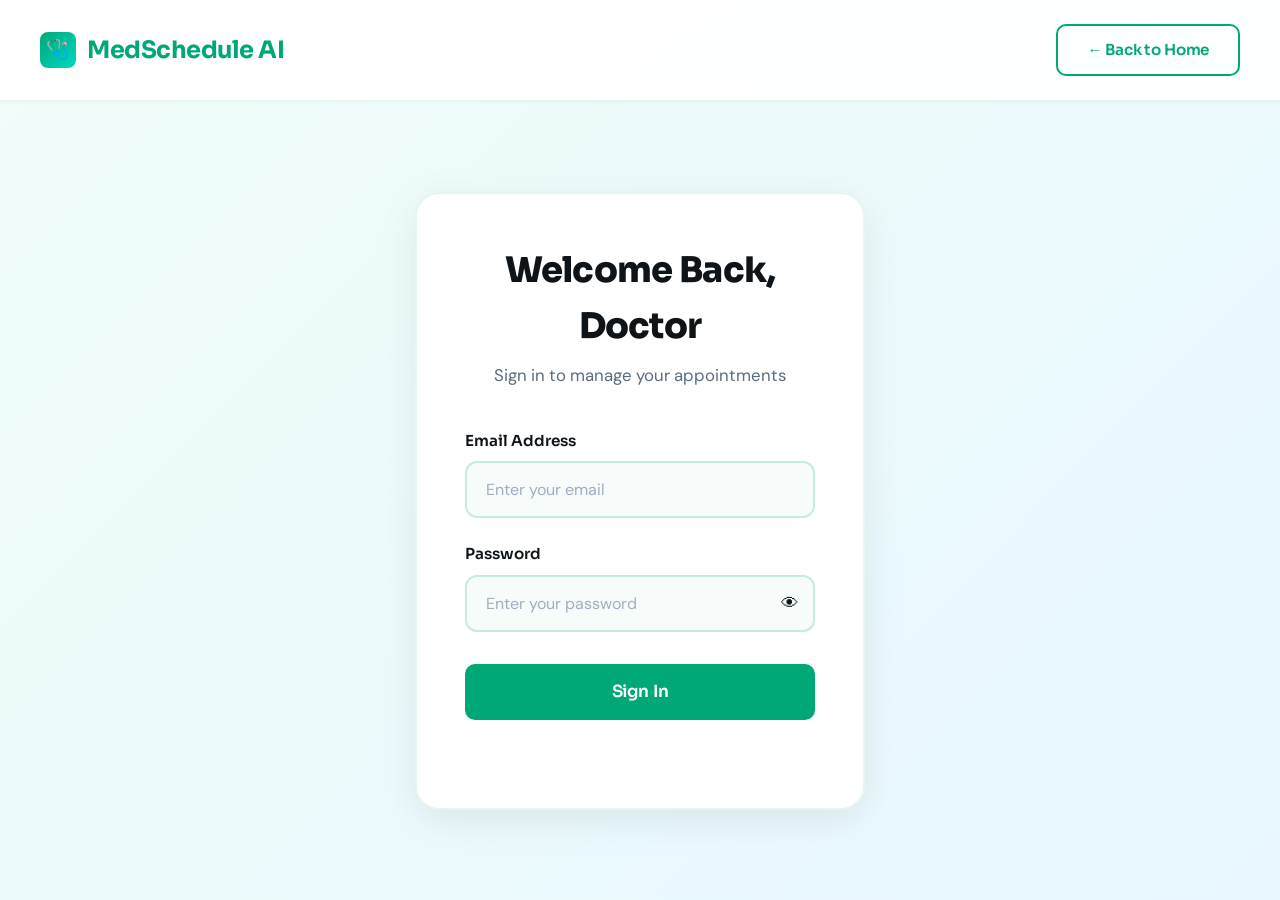
<file: projects/batch-2022-2026/160922748001- AI DRIVEN SMART DENTAL MANAGEMENT SYSTEM/static/doc_login.html>
<!DOCTYPE html>
<html lang="en">
<head>
  <meta charset="UTF-8">
  <meta name="viewport" content="width=device-width, initial-scale=1.0">
  <title>Doctor Login - MedSchedule AI</title>
  <link rel="preconnect" href="https://fonts.googleapis.com">
  <link rel="preconnect" href="https://fonts.gstatic.com" crossorigin>
  <link href="https://fonts.googleapis.com/css2?family=Sora:wght@400;500;600;700;800&family=DM+Sans:wght@400;500;600&display=swap" rel="stylesheet">
  <style>
    * { margin: 0; padding: 0; box-sizing: border-box; }
    :root {
      --primary: #00A878;
      --primary-dark: #008C65;
      --primary-light: #00C897;
      --text-dark: #0F1419;
      --text-gray: #5A6C7D;
      --bg-light: #F7FBFA;
      --gradient-1: linear-gradient(135deg, #00A878 0%, #00D9C0 100%);
      --gradient-2: linear-gradient(135deg, #F0FDF9 0%, #E8F7FF 100%);
    }
    body {
      font-family: 'DM Sans', -apple-system, sans-serif;
      color: var(--text-dark);
      line-height: 1.6;
      background: var(--gradient-2);
      min-height: 100vh;
      display: flex;
      flex-direction: column;
    }
    nav {
      background: rgba(255, 255, 255, 0.95);
      backdrop-filter: blur(10px);
      padding: 1.5rem 2rem;
      box-shadow: 0 1px 3px rgba(0, 0, 0, 0.05);
      border-bottom: 1px solid rgba(0, 168, 120, 0.1);
    }
    .nav-container {
      max-width: 1200px;
      margin: 0 auto;
      display: flex;
      justify-content: space-between;
      align-items: center;
    }
    .logo {
      font-size: 1.5rem;
      font-weight: 700;
      font-family: 'Sora', sans-serif;
      color: var(--primary);
      display: flex;
      align-items: center;
      gap: 0.7rem;
      letter-spacing: -0.02em;
      text-decoration: none;
    }
    .logo-icon {
      width: 36px;
      height: 36px;
      background: var(--gradient-1);
      border-radius: 8px;
      display: flex;
      align-items: center;
      justify-content: center;
      font-size: 1.2rem;
    }
    .btn {
      background: var(--primary);
      color: white;
      padding: 0.75rem 1.8rem;
      border-radius: 10px;
      text-decoration: none;
      font-weight: 600;
      transition: all 0.3s;
      border: none;
      cursor: pointer;
      font-family: 'Sora', sans-serif;
      letter-spacing: -0.01em;
      font-size: 0.95rem;
      display: inline-block;
    }
    .btn:hover {
      background: var(--primary-dark);
      transform: translateY(-2px);
      box-shadow: 0 8px 20px rgba(0, 168, 120, 0.25);
    }
    .btn-secondary {
      background: transparent;
      color: var(--primary);
      border: 2px solid var(--primary);
    }
    .btn-secondary:hover {
      background: var(--primary);
      color: white;
    }
    .container {
      flex: 1;
      display: flex;
      align-items: center;
      justify-content: center;
      padding: 3rem 2rem;
    }
    .login-card {
      background: white;
      border-radius: 24px;
      padding: 3rem;
      box-shadow: 0 10px 40px rgba(0, 0, 0, 0.08);
      border: 2px solid rgba(0, 168, 120, 0.1);
      width: 100%;
      max-width: 450px;
    }
    .login-header {
      text-align: center;
      margin-bottom: 2.5rem;
    }
    .login-header h1 {
      font-size: 2.2rem;
      font-weight: 800;
      font-family: 'Sora', sans-serif;
      letter-spacing: -0.02em;
      margin-bottom: 0.5rem;
      color: var(--text-dark);
    }
    .login-header p {
      color: var(--text-gray);
      font-size: 1.05rem;
    }
    form {
      display: flex;
      flex-direction: column;
      gap: 1.5rem;
    }
    .form-group {
      display: flex;
      flex-direction: column;
      gap: 0.5rem;
    }
    label {
      font-weight: 600;
      font-family: 'Sora', sans-serif;
      color: var(--text-dark);
      font-size: 0.95rem;
    }
    input {
      padding: 1rem 1.2rem;
      border: 2px solid rgba(0, 168, 120, 0.2);
      border-radius: 12px;
      font-size: 1rem;
      font-family: 'DM Sans', sans-serif;
      transition: all 0.3s;
      background: var(--bg-light);
    }
    input:focus {
      outline: none;
      border-color: var(--primary);
      background: white;
      box-shadow: 0 0 0 4px rgba(0, 168, 120, 0.1);
    }
    input::placeholder {
      color: #A0AEC0;
    }
    button[type="submit"] {
      width: 100%;
      padding: 1.1rem;
      font-size: 1.05rem;
      margin-top: 0.5rem;
    }
    .error-text {
      color: #F44336;
      font-size: 0.95rem;
      text-align: center;
      margin-top: 1rem;
      font-weight: 500;
      min-height: 1.5rem;
    }
    @media (max-width: 768px) {
      .login-card {
        padding: 2rem;
      }
      .login-header h1 {
        font-size: 1.8rem;
      }
      .nav-container {
        flex-direction: column;
        gap: 1rem;
      }
    }
        .password-wrapper {
      position: relative;
    }

    .password-wrapper input {
      width: 100%;
      padding-right: 3rem;
    }

    .toggle-password {
      position: absolute;
      right: 1rem;
      top: 50%;
      transform: translateY(-50%);
      cursor: pointer;
      font-size: 1.1rem;
    }

  </style>
</head>
<body>

  <nav>
    <div class="nav-container">
      <a href="/static/homepage.html" class="logo">
        <div class="logo-icon">🩺</div>
        MedSchedule AI
      </a>
      <a href="/static/homepage.html" class="btn btn-secondary">← Back to Home</a>
    </div>
  </nav>

  <div class="container">
    <div class="login-card">
      <div class="login-header">
        <h1>Welcome Back, Doctor</h1>
        <p>Sign in to manage your appointments</p>
      </div>

      <form id="loginForm">
        <div class="form-group">
          <label for="email">Email Address</label>
          <input type="email" id="email" placeholder="Enter your email" required />
        </div>

      <div class="form-group">
        <label for="password">Password</label>
        <div class="password-wrapper">
          <input type="password" id="password" placeholder="Enter your password" required />
          <span class="toggle-password" onclick="togglePassword()">👁</span>
        </div>
      </div>


        <button type="submit" class="btn">Sign In</button>
      </form>

      <p id="error" class="error-text"></p>
    </div>
  </div>

  <script>
    document.getElementById("loginForm").addEventListener("submit", async (e) => {
      e.preventDefault();

      const email = document.getElementById("email").value;
      const password = document.getElementById("password").value;

      const res = await fetch("/auth/doctor/login", {
        method: "POST",
        headers: { "Content-Type": "application/json" },
        credentials: "include",
        body: JSON.stringify({ email, password })
      });

      if (res.ok) {
        window.location.href = "/static/doc_dashboard.html";
      } else {
        document.getElementById("error").innerText = "Invalid email or password";
      }
    });

    
      document.getElementById("loginForm").addEventListener("submit", async (e) => {
        e.preventDefault();

        const email = document.getElementById("email").value;
        const password = document.getElementById("password").value;

        const res = await fetch("/auth/doctor/login", {
          method: "POST",
          headers: { "Content-Type": "application/json" },
          credentials: "include",
          body: JSON.stringify({ email, password })
        });

        if (res.ok) {
          window.location.href = "/static/doc_dashboard.html";
        } else {
          document.getElementById("error").innerText = "Invalid email or password";
        }
      });

      // 👇 ADD THIS FUNCTION
    function togglePassword() {
      const input = document.getElementById("password");
      const icon = document.querySelector(".toggle-password");

      if (input.type === "password") {
        input.type = "text";
        icon.textContent = "🙈";
      } else {
        input.type = "password";
        icon.textContent = "👁";
      }
    }



  </script>

</body>
</html>
</file>
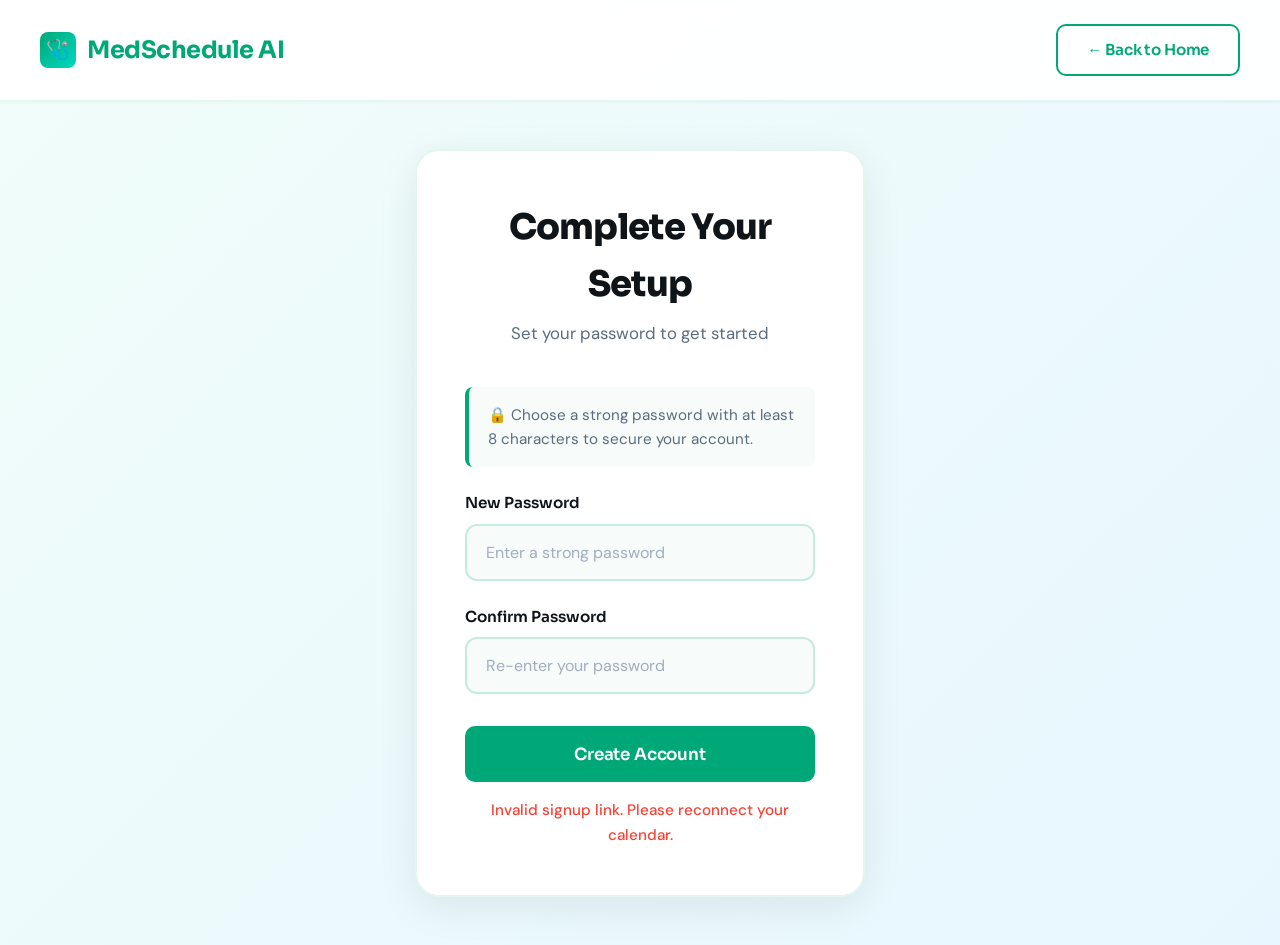
<file: projects/batch-2022-2026/160922748001- AI DRIVEN SMART DENTAL MANAGEMENT SYSTEM/static/doc_signup.html>
<!DOCTYPE html>
<html lang="en">
<head>
  <meta charset="UTF-8">
  <meta name="viewport" content="width=device-width, initial-scale=1.0">
  <title>Doctor Signup - MedSchedule AI</title>
  <link rel="preconnect" href="https://fonts.googleapis.com">
  <link rel="preconnect" href="https://fonts.gstatic.com" crossorigin>
  <link href="https://fonts.googleapis.com/css2?family=Sora:wght@400;500;600;700;800&family=DM+Sans:wght@400;500;600&display=swap" rel="stylesheet">
  <style>
    * { margin: 0; padding: 0; box-sizing: border-box; }
    :root {
      --primary: #00A878;
      --primary-dark: #008C65;
      --primary-light: #00C897;
      --text-dark: #0F1419;
      --text-gray: #5A6C7D;
      --bg-light: #F7FBFA;
      --gradient-1: linear-gradient(135deg, #00A878 0%, #00D9C0 100%);
      --gradient-2: linear-gradient(135deg, #F0FDF9 0%, #E8F7FF 100%);
    }
    body {
      font-family: 'DM Sans', -apple-system, sans-serif;
      color: var(--text-dark);
      line-height: 1.6;
      background: var(--gradient-2);
      min-height: 100vh;
      display: flex;
      flex-direction: column;
    }
    nav {
      background: rgba(255, 255, 255, 0.95);
      backdrop-filter: blur(10px);
      padding: 1.5rem 2rem;
      box-shadow: 0 1px 3px rgba(0, 0, 0, 0.05);
      border-bottom: 1px solid rgba(0, 168, 120, 0.1);
    }
    .nav-container {
      max-width: 1200px;
      margin: 0 auto;
      display: flex;
      justify-content: space-between;
      align-items: center;
    }
    .logo {
      font-size: 1.5rem;
      font-weight: 700;
      font-family: 'Sora', sans-serif;
      color: var(--primary);
      display: flex;
      align-items: center;
      gap: 0.7rem;
      letter-spacing: -0.02em;
      text-decoration: none;
    }
    .logo-icon {
      width: 36px;
      height: 36px;
      background: var(--gradient-1);
      border-radius: 8px;
      display: flex;
      align-items: center;
      justify-content: center;
      font-size: 1.2rem;
    }
    .btn {
      background: var(--primary);
      color: white;
      padding: 0.75rem 1.8rem;
      border-radius: 10px;
      text-decoration: none;
      font-weight: 600;
      transition: all 0.3s;
      border: none;
      cursor: pointer;
      font-family: 'Sora', sans-serif;
      letter-spacing: -0.01em;
      font-size: 0.95rem;
      display: inline-block;
    }
    .btn:hover {
      background: var(--primary-dark);
      transform: translateY(-2px);
      box-shadow: 0 8px 20px rgba(0, 168, 120, 0.25);
    }
    .btn-secondary {
      background: transparent;
      color: var(--primary);
      border: 2px solid var(--primary);
    }
    .btn-secondary:hover {
      background: var(--primary);
      color: white;
    }
    .container {
      flex: 1;
      display: flex;
      align-items: center;
      justify-content: center;
      padding: 3rem 2rem;
    }
    .signup-card {
      background: white;
      border-radius: 24px;
      padding: 3rem;
      box-shadow: 0 10px 40px rgba(0, 0, 0, 0.08);
      border: 2px solid rgba(0, 168, 120, 0.1);
      width: 100%;
      max-width: 450px;
    }
    .signup-header {
      text-align: center;
      margin-bottom: 2.5rem;
    }
    .signup-header h1 {
      font-size: 2.2rem;
      font-weight: 800;
      font-family: 'Sora', sans-serif;
      letter-spacing: -0.02em;
      margin-bottom: 0.5rem;
      color: var(--text-dark);
    }
    .signup-header p {
      color: var(--text-gray);
      font-size: 1.05rem;
    }
    form {
      display: flex;
      flex-direction: column;
      gap: 1.5rem;
    }
    .form-group {
      display: flex;
      flex-direction: column;
      gap: 0.5rem;
    }
    label {
      font-weight: 600;
      font-family: 'Sora', sans-serif;
      color: var(--text-dark);
      font-size: 0.95rem;
    }
    input {
      padding: 1rem 1.2rem;
      border: 2px solid rgba(0, 168, 120, 0.2);
      border-radius: 12px;
      font-size: 1rem;
      font-family: 'DM Sans', sans-serif;
      transition: all 0.3s;
      background: var(--bg-light);
    }
    input:focus {
      outline: none;
      border-color: var(--primary);
      background: white;
      box-shadow: 0 0 0 4px rgba(0, 168, 120, 0.1);
    }
    input::placeholder {
      color: #A0AEC0;
    }
    button[type="submit"] {
      width: 100%;
      padding: 1.1rem;
      font-size: 1.05rem;
      margin-top: 0.5rem;
    }
    .error-text {
      color: #F44336;
      font-size: 0.95rem;
      text-align: center;
      margin-top: 1rem;
      font-weight: 500;
      min-height: 1.5rem;
    }
    .info-box {
      background: var(--bg-light);
      border-left: 4px solid var(--primary);
      padding: 1rem 1.2rem;
      border-radius: 8px;
      margin-bottom: 1.5rem;
    }
    .info-box p {
      color: var(--text-gray);
      font-size: 0.95rem;
      line-height: 1.6;
    }
    @media (max-width: 768px) {
      .signup-card {
        padding: 2rem;
      }
      .signup-header h1 {
        font-size: 1.8rem;
      }
      .nav-container {
        flex-direction: column;
        gap: 1rem;
      }
    }
  </style>
</head>
<body>

  <nav>
    <div class="nav-container">
      <a href="/static/homepage.html" class="logo">
        <div class="logo-icon">🩺</div>
        MedSchedule AI
      </a>
      <a href="/static/homepage.html" class="btn btn-secondary">← Back to Home</a>
    </div>
  </nav>

  <div class="container">
    <div class="signup-card">
      <div class="signup-header">
        <h1>Complete Your Setup</h1>
        <p>Set your password to get started</p>
      </div>

      <div class="info-box">
        <p>🔒 Choose a strong password with at least 8 characters to secure your account.</p>
      </div>

      <form id="signupForm">
        <div class="form-group">
          <label for="password">New Password</label>
          <input
            type="password"
            id="password"
            placeholder="Enter a strong password"
            required
          />
        </div>

        <div class="form-group">
          <label for="confirmPassword">Confirm Password</label>
          <input
            type="password"
            id="confirmPassword"
            placeholder="Re-enter your password"
            required
          />
        </div>

        <button type="submit" class="btn">Create Account</button>
      </form>

      <p id="error" class="error-text"></p>
    </div>
  </div>

  <script>
    const params = new URLSearchParams(window.location.search);
    const doctorId = params.get("doctor_id");

    if (!doctorId) {
      document.getElementById("error").innerText =
        "Invalid signup link. Please reconnect your calendar.";
    }

    document.getElementById("signupForm").addEventListener("submit", async (e) => {
      e.preventDefault();

      const password = document.getElementById("password").value;
      const confirm = document.getElementById("confirmPassword").value;

      if (password !== confirm) {
        document.getElementById("error").innerText =
          "Passwords do not match.";
        return;
      }

      if (password.length < 8) {
        document.getElementById("error").innerText =
          "Password must be at least 8 characters.";
        return;
      }

      const res = await fetch("/auth/doctor/signup", {
        method: "POST",
        headers: { "Content-Type": "application/json" },
        body: JSON.stringify({
          doctor_id: doctorId,
          password: password
        })
      });

      if (res.ok) {
        window.location.href = "/static/doc_login.html";
      } else {
        const data = await res.json();
        document.getElementById("error").innerText =
          data.detail || "Signup failed.";
      }
    });
  </script>

</body>
</html>
</file>
